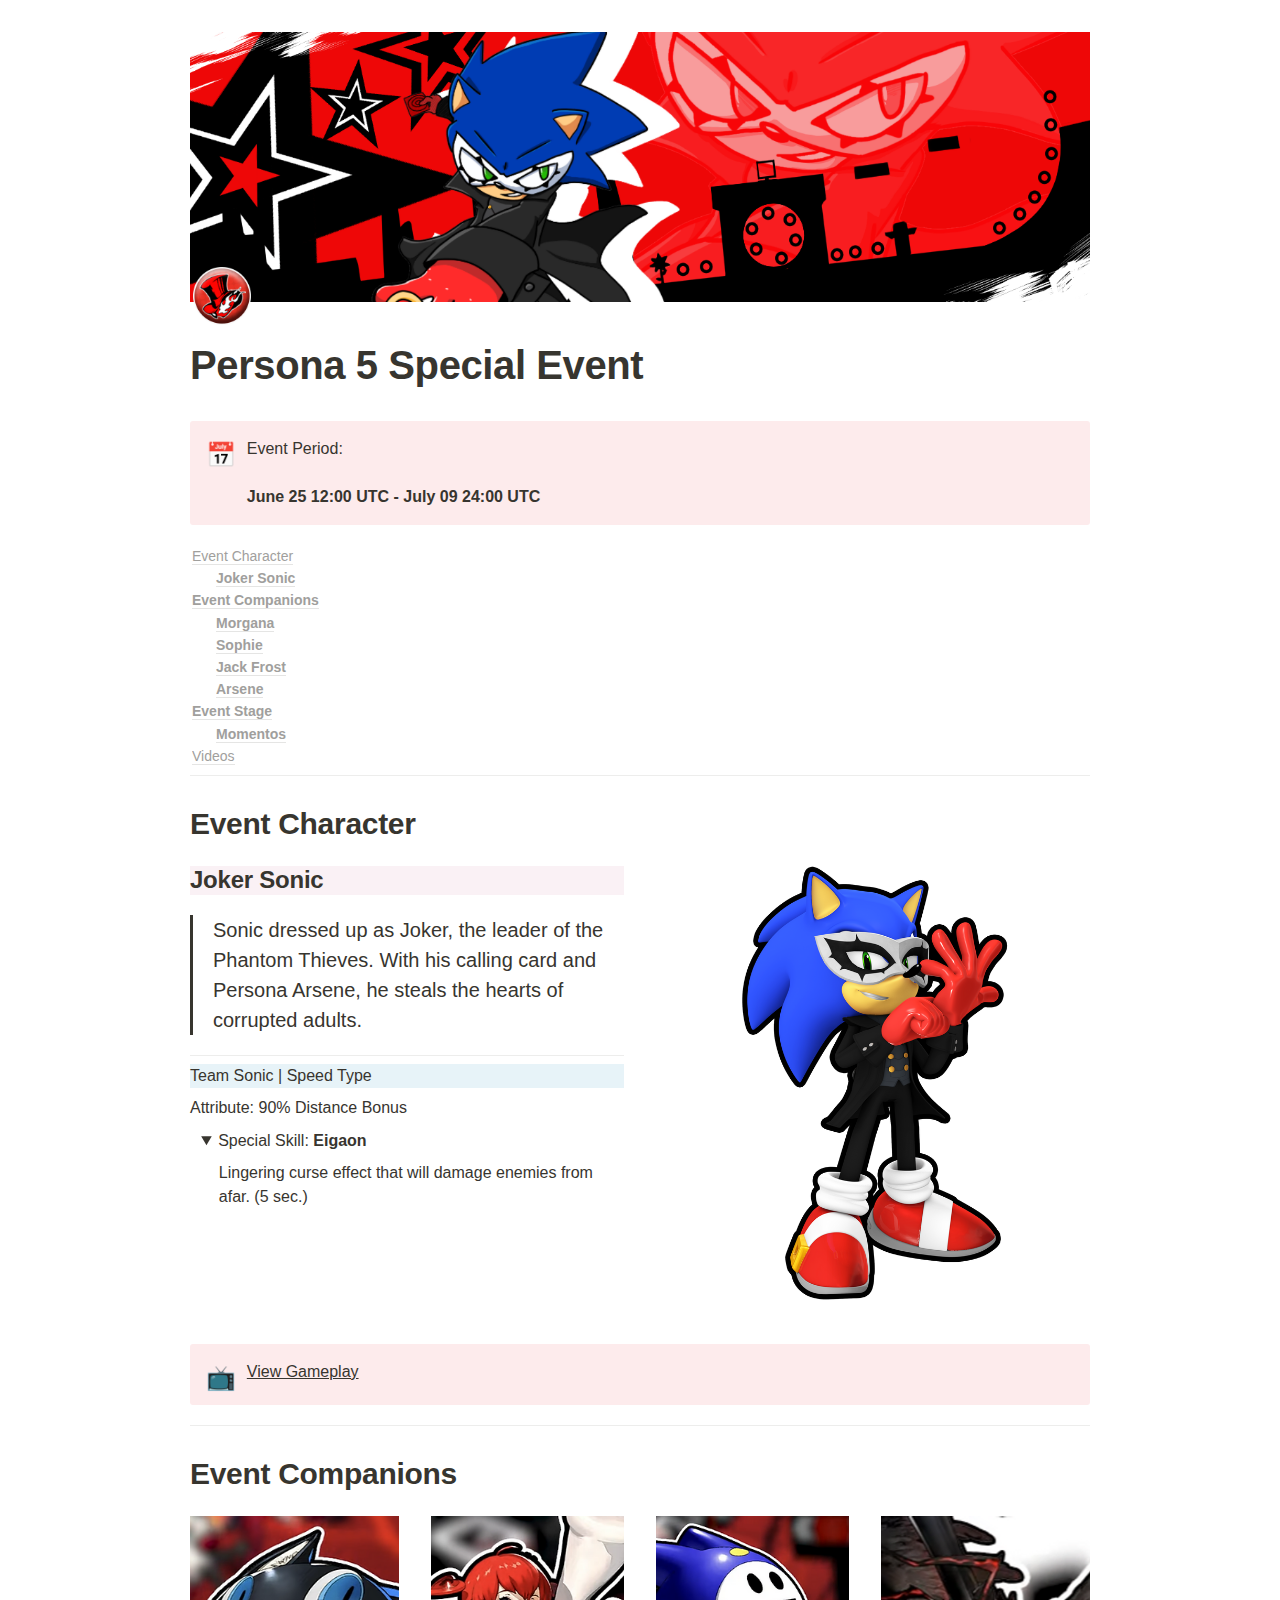
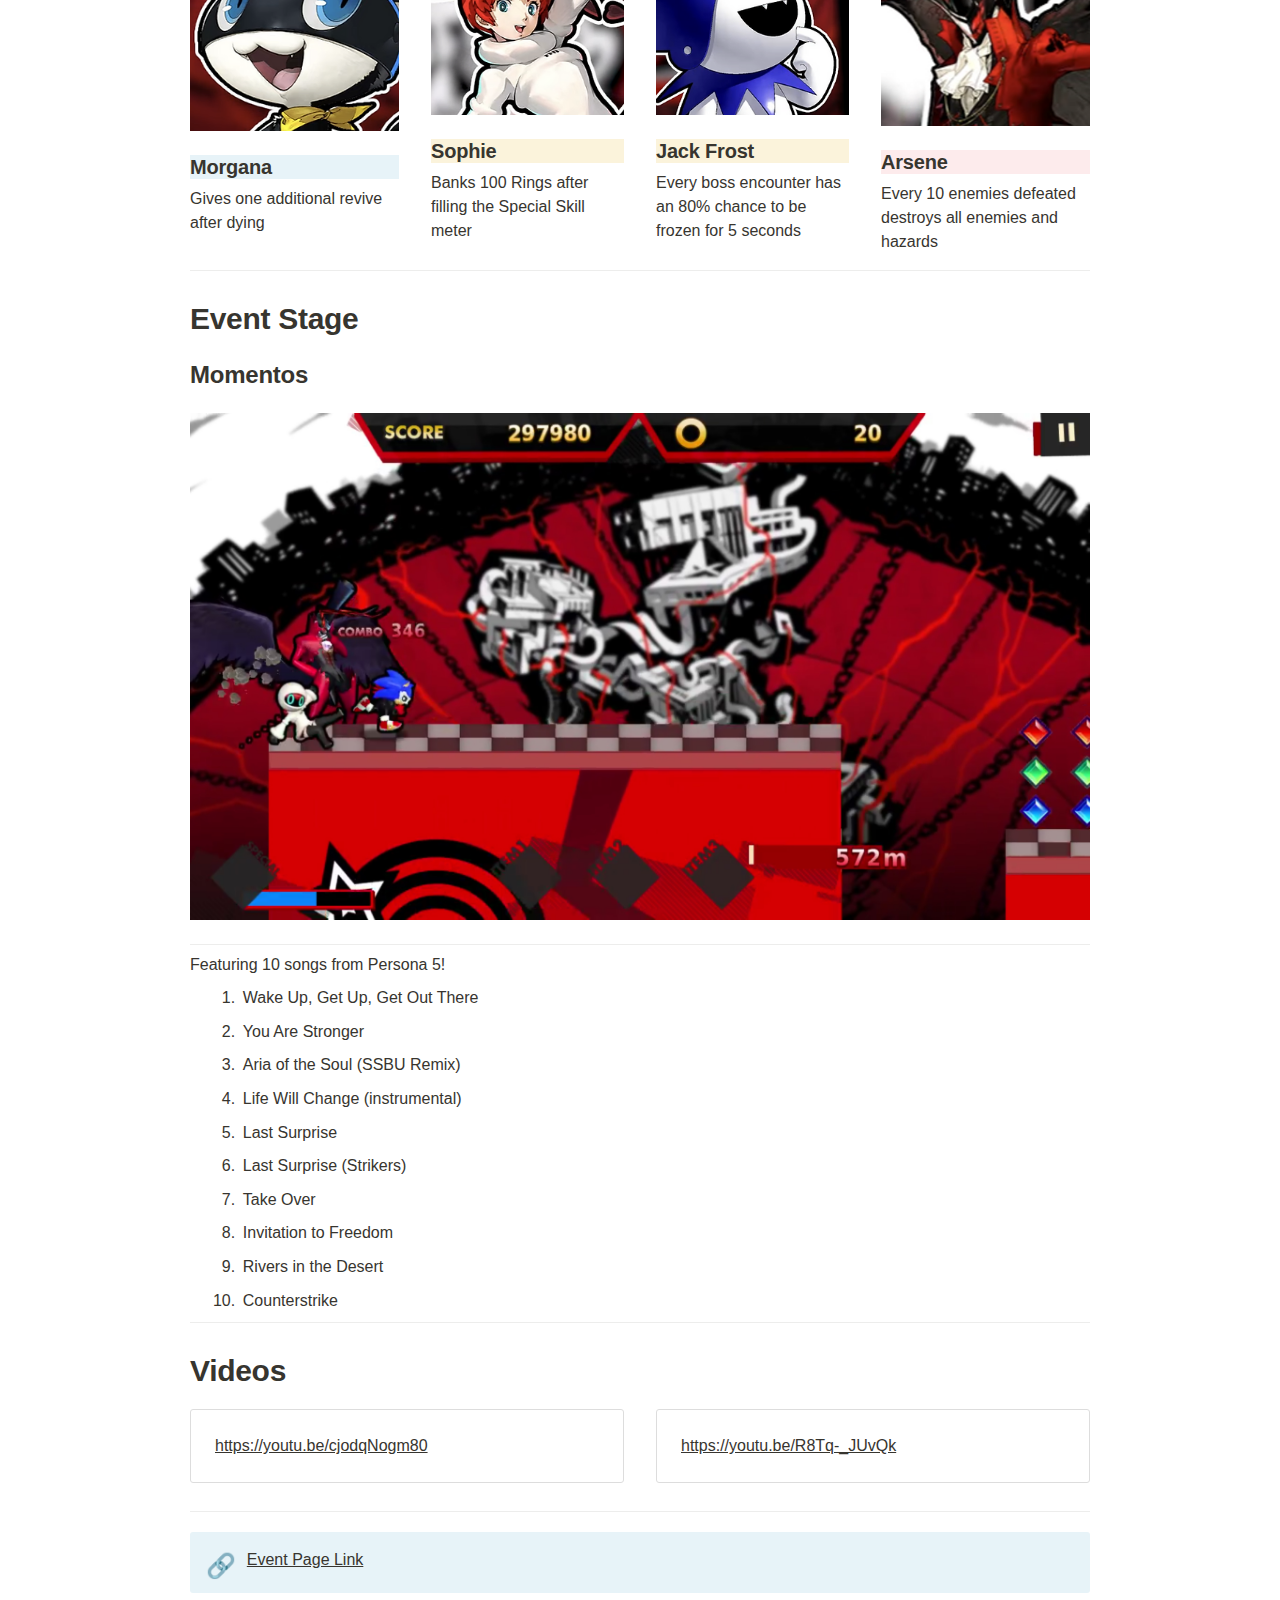
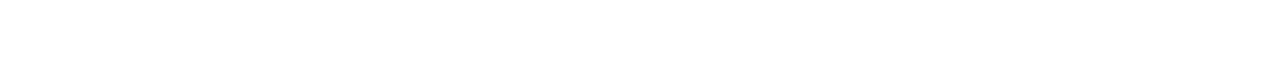
<file: event/persona5/index.html>
<html><head><meta http-equiv="Content-Type" content="text/html; charset=utf-8"/><title>Persona 5 Special Event</title><style>
/* cspell:disable-file */
/* webkit printing magic: print all background colors */
html {
	-webkit-print-color-adjust: exact;
}
* {
	box-sizing: border-box;
	-webkit-print-color-adjust: exact;
}

html,
body {
	margin: 0;
	padding: 0;
}
@media only screen {
	body {
		margin: 2em auto;
		max-width: 900px;
		color: rgb(55, 53, 47);
	}
}

body {
	line-height: 1.5;
	white-space: pre-wrap;
}

a,
a.visited {
	color: inherit;
	text-decoration: underline;
}

.pdf-relative-link-path {
	font-size: 80%;
	color: #444;
}

h1,
h2,
h3 {
	letter-spacing: -0.01em;
	line-height: 1.2;
	font-weight: 600;
	margin-bottom: 0;
}

.page-title {
	font-size: 2.5rem;
	font-weight: 700;
	margin-top: 0;
	margin-bottom: 0.75em;
}

h1 {
	font-size: 1.875rem;
	margin-top: 1.875rem;
}

h2 {
	font-size: 1.5rem;
	margin-top: 1.5rem;
}

h3 {
	font-size: 1.25rem;
	margin-top: 1.25rem;
}

.source {
	border: 1px solid #ddd;
	border-radius: 3px;
	padding: 1.5em;
	word-break: break-all;
}

.callout {
	border-radius: 3px;
	padding: 1rem;
}

figure {
	margin: 1.25em 0;
	page-break-inside: avoid;
}

figcaption {
	opacity: 0.5;
	font-size: 85%;
	margin-top: 0.5em;
}

mark {
	background-color: transparent;
}

.indented {
	padding-left: 1.5em;
}

hr {
	background: transparent;
	display: block;
	width: 100%;
	height: 1px;
	visibility: visible;
	border: none;
	border-bottom: 1px solid rgba(55, 53, 47, 0.09);
}

img {
	max-width: 100%;
}

@media only print {
	img {
		max-height: 100vh;
		object-fit: contain;
	}
}

@page {
	margin: 1in;
}

.collection-content {
	font-size: 0.875rem;
}

.column-list {
	display: flex;
	justify-content: space-between;
}

.column {
	padding: 0 1em;
}

.column:first-child {
	padding-left: 0;
}

.column:last-child {
	padding-right: 0;
}

.table_of_contents-item {
	display: block;
	font-size: 0.875rem;
	line-height: 1.3;
	padding: 0.125rem;
}

.table_of_contents-indent-1 {
	margin-left: 1.5rem;
}

.table_of_contents-indent-2 {
	margin-left: 3rem;
}

.table_of_contents-indent-3 {
	margin-left: 4.5rem;
}

.table_of_contents-link {
	text-decoration: none;
	opacity: 0.7;
	border-bottom: 1px solid rgba(55, 53, 47, 0.18);
}

table,
th,
td {
	border: 1px solid rgba(55, 53, 47, 0.09);
	border-collapse: collapse;
}

table {
	border-left: none;
	border-right: none;
}

th,
td {
	font-weight: normal;
	padding: 0.25em 0.5em;
	line-height: 1.5;
	min-height: 1.5em;
	text-align: left;
}

th {
	color: rgba(55, 53, 47, 0.6);
}

ol,
ul {
	margin: 0;
	margin-block-start: 0.6em;
	margin-block-end: 0.6em;
}

li > ol:first-child,
li > ul:first-child {
	margin-block-start: 0.6em;
}

ul > li {
	list-style: disc;
}

ul.to-do-list {
	padding-inline-start: 0;
}

ul.to-do-list > li {
	list-style: none;
}

.to-do-children-checked {
	text-decoration: line-through;
	opacity: 0.375;
}

ul.toggle > li {
	list-style: none;
}

ul {
	padding-inline-start: 1.7em;
}

ul > li {
	padding-left: 0.1em;
}

ol {
	padding-inline-start: 1.6em;
}

ol > li {
	padding-left: 0.2em;
}

.mono ol {
	padding-inline-start: 2em;
}

.mono ol > li {
	text-indent: -0.4em;
}

.toggle {
	padding-inline-start: 0em;
	list-style-type: none;
}

/* Indent toggle children */
.toggle > li > details {
	padding-left: 1.7em;
}

.toggle > li > details > summary {
	margin-left: -1.1em;
}

.selected-value {
	display: inline-block;
	padding: 0 0.5em;
	background: rgba(206, 205, 202, 0.5);
	border-radius: 3px;
	margin-right: 0.5em;
	margin-top: 0.3em;
	margin-bottom: 0.3em;
	white-space: nowrap;
}

.collection-title {
	display: inline-block;
	margin-right: 1em;
}

.page-description {
    margin-bottom: 2em;
}

.simple-table {
	margin-top: 1em;
	font-size: 0.875rem;
	empty-cells: show;
}
.simple-table td {
	height: 29px;
	min-width: 120px;
}

.simple-table th {
	height: 29px;
	min-width: 120px;
}

.simple-table-header-color {
	background: rgb(247, 246, 243);
	color: black;
}
.simple-table-header {
	font-weight: 500;
}

time {
	opacity: 0.5;
}

.icon {
	display: inline-block;
	max-width: 1.2em;
	max-height: 1.2em;
	text-decoration: none;
	vertical-align: text-bottom;
	margin-right: 0.5em;
}

img.icon {
	border-radius: 3px;
}

.user-icon {
	width: 1.5em;
	height: 1.5em;
	border-radius: 100%;
	margin-right: 0.5rem;
}

.user-icon-inner {
	font-size: 0.8em;
}

.text-icon {
	border: 1px solid #000;
	text-align: center;
}

.page-cover-image {
	display: block;
	object-fit: cover;
	width: 100%;
	max-height: 30vh;
}

.page-header-icon {
	font-size: 3rem;
	margin-bottom: 1rem;
}

.page-header-icon-with-cover {
	margin-top: -0.72em;
	margin-left: 0.07em;
}

.page-header-icon img {
	border-radius: 3px;
}

.link-to-page {
	margin: 1em 0;
	padding: 0;
	border: none;
	font-weight: 500;
}

p > .user {
	opacity: 0.5;
}

td > .user,
td > time {
	white-space: nowrap;
}

input[type="checkbox"] {
	transform: scale(1.5);
	margin-right: 0.6em;
	vertical-align: middle;
}

p {
	margin-top: 0.5em;
	margin-bottom: 0.5em;
}

.image {
	border: none;
	margin: 1.5em 0;
	padding: 0;
	border-radius: 0;
	text-align: center;
}

.code,
code {
	background: rgba(135, 131, 120, 0.15);
	border-radius: 3px;
	padding: 0.2em 0.4em;
	border-radius: 3px;
	font-size: 85%;
	tab-size: 2;
}

code {
	color: #eb5757;
}

.code {
	padding: 1.5em 1em;
}

.code-wrap {
	white-space: pre-wrap;
	word-break: break-all;
}

.code > code {
	background: none;
	padding: 0;
	font-size: 100%;
	color: inherit;
}

blockquote {
	font-size: 1.25em;
	margin: 1em 0;
	padding-left: 1em;
	border-left: 3px solid rgb(55, 53, 47);
}

.bookmark {
	text-decoration: none;
	max-height: 8em;
	padding: 0;
	display: flex;
	width: 100%;
	align-items: stretch;
}

.bookmark-title {
	font-size: 0.85em;
	overflow: hidden;
	text-overflow: ellipsis;
	height: 1.75em;
	white-space: nowrap;
}

.bookmark-text {
	display: flex;
	flex-direction: column;
}

.bookmark-info {
	flex: 4 1 180px;
	padding: 12px 14px 14px;
	display: flex;
	flex-direction: column;
	justify-content: space-between;
}

.bookmark-image {
	width: 33%;
	flex: 1 1 180px;
	display: block;
	position: relative;
	object-fit: cover;
	border-radius: 1px;
}

.bookmark-description {
	color: rgba(55, 53, 47, 0.6);
	font-size: 0.75em;
	overflow: hidden;
	max-height: 4.5em;
	word-break: break-word;
}

.bookmark-href {
	font-size: 0.75em;
	margin-top: 0.25em;
}

.sans { font-family: ui-sans-serif, -apple-system, BlinkMacSystemFont, "Segoe UI", Helvetica, "Apple Color Emoji", Arial, sans-serif, "Segoe UI Emoji", "Segoe UI Symbol"; }
.code { font-family: "SFMono-Regular", Menlo, Consolas, "PT Mono", "Liberation Mono", Courier, monospace; }
.serif { font-family: Lyon-Text, Georgia, ui-serif, serif; }
.mono { font-family: iawriter-mono, Nitti, Menlo, Courier, monospace; }
.pdf .sans { font-family: Inter, ui-sans-serif, -apple-system, BlinkMacSystemFont, "Segoe UI", Helvetica, "Apple Color Emoji", Arial, sans-serif, "Segoe UI Emoji", "Segoe UI Symbol", 'Twemoji', 'Noto Color Emoji', 'Noto Sans CJK JP'; }
.pdf:lang(zh-CN) .sans { font-family: Inter, ui-sans-serif, -apple-system, BlinkMacSystemFont, "Segoe UI", Helvetica, "Apple Color Emoji", Arial, sans-serif, "Segoe UI Emoji", "Segoe UI Symbol", 'Twemoji', 'Noto Color Emoji', 'Noto Sans CJK SC'; }
.pdf:lang(zh-TW) .sans { font-family: Inter, ui-sans-serif, -apple-system, BlinkMacSystemFont, "Segoe UI", Helvetica, "Apple Color Emoji", Arial, sans-serif, "Segoe UI Emoji", "Segoe UI Symbol", 'Twemoji', 'Noto Color Emoji', 'Noto Sans CJK TC'; }
.pdf:lang(ko-KR) .sans { font-family: Inter, ui-sans-serif, -apple-system, BlinkMacSystemFont, "Segoe UI", Helvetica, "Apple Color Emoji", Arial, sans-serif, "Segoe UI Emoji", "Segoe UI Symbol", 'Twemoji', 'Noto Color Emoji', 'Noto Sans CJK KR'; }
.pdf .code { font-family: Source Code Pro, "SFMono-Regular", Menlo, Consolas, "PT Mono", "Liberation Mono", Courier, monospace, 'Twemoji', 'Noto Color Emoji', 'Noto Sans Mono CJK JP'; }
.pdf:lang(zh-CN) .code { font-family: Source Code Pro, "SFMono-Regular", Menlo, Consolas, "PT Mono", "Liberation Mono", Courier, monospace, 'Twemoji', 'Noto Color Emoji', 'Noto Sans Mono CJK SC'; }
.pdf:lang(zh-TW) .code { font-family: Source Code Pro, "SFMono-Regular", Menlo, Consolas, "PT Mono", "Liberation Mono", Courier, monospace, 'Twemoji', 'Noto Color Emoji', 'Noto Sans Mono CJK TC'; }
.pdf:lang(ko-KR) .code { font-family: Source Code Pro, "SFMono-Regular", Menlo, Consolas, "PT Mono", "Liberation Mono", Courier, monospace, 'Twemoji', 'Noto Color Emoji', 'Noto Sans Mono CJK KR'; }
.pdf .serif { font-family: PT Serif, Lyon-Text, Georgia, ui-serif, serif, 'Twemoji', 'Noto Color Emoji', 'Noto Serif CJK JP'; }
.pdf:lang(zh-CN) .serif { font-family: PT Serif, Lyon-Text, Georgia, ui-serif, serif, 'Twemoji', 'Noto Color Emoji', 'Noto Serif CJK SC'; }
.pdf:lang(zh-TW) .serif { font-family: PT Serif, Lyon-Text, Georgia, ui-serif, serif, 'Twemoji', 'Noto Color Emoji', 'Noto Serif CJK TC'; }
.pdf:lang(ko-KR) .serif { font-family: PT Serif, Lyon-Text, Georgia, ui-serif, serif, 'Twemoji', 'Noto Color Emoji', 'Noto Serif CJK KR'; }
.pdf .mono { font-family: PT Mono, iawriter-mono, Nitti, Menlo, Courier, monospace, 'Twemoji', 'Noto Color Emoji', 'Noto Sans Mono CJK JP'; }
.pdf:lang(zh-CN) .mono { font-family: PT Mono, iawriter-mono, Nitti, Menlo, Courier, monospace, 'Twemoji', 'Noto Color Emoji', 'Noto Sans Mono CJK SC'; }
.pdf:lang(zh-TW) .mono { font-family: PT Mono, iawriter-mono, Nitti, Menlo, Courier, monospace, 'Twemoji', 'Noto Color Emoji', 'Noto Sans Mono CJK TC'; }
.pdf:lang(ko-KR) .mono { font-family: PT Mono, iawriter-mono, Nitti, Menlo, Courier, monospace, 'Twemoji', 'Noto Color Emoji', 'Noto Sans Mono CJK KR'; }
.highlight-default {
	color: rgba(55, 53, 47, 1);
}
.highlight-gray {
	color: rgba(120, 119, 116, 1);
	fill: rgba(120, 119, 116, 1);
}
.highlight-brown {
	color: rgba(159, 107, 83, 1);
	fill: rgba(159, 107, 83, 1);
}
.highlight-orange {
	color: rgba(217, 115, 13, 1);
	fill: rgba(217, 115, 13, 1);
}
.highlight-yellow {
	color: rgba(203, 145, 47, 1);
	fill: rgba(203, 145, 47, 1);
}
.highlight-teal {
	color: rgba(68, 131, 97, 1);
	fill: rgba(68, 131, 97, 1);
}
.highlight-blue {
	color: rgba(51, 126, 169, 1);
	fill: rgba(51, 126, 169, 1);
}
.highlight-purple {
	color: rgba(144, 101, 176, 1);
	fill: rgba(144, 101, 176, 1);
}
.highlight-pink {
	color: rgba(193, 76, 138, 1);
	fill: rgba(193, 76, 138, 1);
}
.highlight-red {
	color: rgba(212, 76, 71, 1);
	fill: rgba(212, 76, 71, 1);
}
.highlight-gray_background {
	background: rgba(241, 241, 239, 1);
}
.highlight-brown_background {
	background: rgba(244, 238, 238, 1);
}
.highlight-orange_background {
	background: rgba(251, 236, 221, 1);
}
.highlight-yellow_background {
	background: rgba(251, 243, 219, 1);
}
.highlight-teal_background {
	background: rgba(237, 243, 236, 1);
}
.highlight-blue_background {
	background: rgba(231, 243, 248, 1);
}
.highlight-purple_background {
	background: rgba(244, 240, 247, 0.8);
}
.highlight-pink_background {
	background: rgba(249, 238, 243, 0.8);
}
.highlight-red_background {
	background: rgba(253, 235, 236, 1);
}
.block-color-default {
	color: inherit;
	fill: inherit;
}
.block-color-gray {
	color: rgba(120, 119, 116, 1);
	fill: rgba(120, 119, 116, 1);
}
.block-color-brown {
	color: rgba(159, 107, 83, 1);
	fill: rgba(159, 107, 83, 1);
}
.block-color-orange {
	color: rgba(217, 115, 13, 1);
	fill: rgba(217, 115, 13, 1);
}
.block-color-yellow {
	color: rgba(203, 145, 47, 1);
	fill: rgba(203, 145, 47, 1);
}
.block-color-teal {
	color: rgba(68, 131, 97, 1);
	fill: rgba(68, 131, 97, 1);
}
.block-color-blue {
	color: rgba(51, 126, 169, 1);
	fill: rgba(51, 126, 169, 1);
}
.block-color-purple {
	color: rgba(144, 101, 176, 1);
	fill: rgba(144, 101, 176, 1);
}
.block-color-pink {
	color: rgba(193, 76, 138, 1);
	fill: rgba(193, 76, 138, 1);
}
.block-color-red {
	color: rgba(212, 76, 71, 1);
	fill: rgba(212, 76, 71, 1);
}
.block-color-gray_background {
	background: rgba(241, 241, 239, 1);
}
.block-color-brown_background {
	background: rgba(244, 238, 238, 1);
}
.block-color-orange_background {
	background: rgba(251, 236, 221, 1);
}
.block-color-yellow_background {
	background: rgba(251, 243, 219, 1);
}
.block-color-teal_background {
	background: rgba(237, 243, 236, 1);
}
.block-color-blue_background {
	background: rgba(231, 243, 248, 1);
}
.block-color-purple_background {
	background: rgba(244, 240, 247, 0.8);
}
.block-color-pink_background {
	background: rgba(249, 238, 243, 0.8);
}
.block-color-red_background {
	background: rgba(253, 235, 236, 1);
}
.select-value-color-uiBlue { background-color: rgba(35, 131, 226, .07); }
.select-value-color-pink { background-color: rgba(245, 224, 233, 1); }
.select-value-color-purple { background-color: rgba(232, 222, 238, 1); }
.select-value-color-green { background-color: rgba(219, 237, 219, 1); }
.select-value-color-gray { background-color: rgba(227, 226, 224, 1); }
.select-value-color-translucentGray { background-color: rgba(255, 255, 255, 0.0375); }
.select-value-color-orange { background-color: rgba(250, 222, 201, 1); }
.select-value-color-brown { background-color: rgba(238, 224, 218, 1); }
.select-value-color-red { background-color: rgba(255, 226, 221, 1); }
.select-value-color-yellow { background-color: rgba(253, 236, 200, 1); }
.select-value-color-blue { background-color: rgba(211, 229, 239, 1); }
.select-value-color-pageGlass { background-color: undefined; }
.select-value-color-washGlass { background-color: undefined; }

.checkbox {
	display: inline-flex;
	vertical-align: text-bottom;
	width: 16;
	height: 16;
	background-size: 16px;
	margin-left: 2px;
	margin-right: 5px;
}

.checkbox-on {
	background-image: url("data:image/svg+xml;charset=UTF-8,%3Csvg%20width%3D%2216%22%20height%3D%2216%22%20viewBox%3D%220%200%2016%2016%22%20fill%3D%22none%22%20xmlns%3D%22http%3A%2F%2Fwww.w3.org%2F2000%2Fsvg%22%3E%0A%3Crect%20width%3D%2216%22%20height%3D%2216%22%20fill%3D%22%2358A9D7%22%2F%3E%0A%3Cpath%20d%3D%22M6.71429%2012.2852L14%204.9995L12.7143%203.71436L6.71429%209.71378L3.28571%206.2831L2%207.57092L6.71429%2012.2852Z%22%20fill%3D%22white%22%2F%3E%0A%3C%2Fsvg%3E");
}

.checkbox-off {
	background-image: url("data:image/svg+xml;charset=UTF-8,%3Csvg%20width%3D%2216%22%20height%3D%2216%22%20viewBox%3D%220%200%2016%2016%22%20fill%3D%22none%22%20xmlns%3D%22http%3A%2F%2Fwww.w3.org%2F2000%2Fsvg%22%3E%0A%3Crect%20x%3D%220.75%22%20y%3D%220.75%22%20width%3D%2214.5%22%20height%3D%2214.5%22%20fill%3D%22white%22%20stroke%3D%22%2336352F%22%20stroke-width%3D%221.5%22%2F%3E%0A%3C%2Fsvg%3E");
}
	
</style></head><body><article id="c9342a4e-8ef3-48f9-85ab-9b5bff345744" class="page sans"><header><img class="page-cover-image" src="media/image_2023-12-25_224231723.png" style="object-position:center 16.390000000000004%"/><div class="page-header-icon page-header-icon-with-cover"><img class="icon" src="media/image_2023-12-26_154036183.png"/></div><h1 class="page-title">Persona 5 Special Event</h1><p class="page-description"></p></header><div class="page-body"><figure class="block-color-red_background callout" style="white-space:pre-wrap;display:flex" id="13097116-01af-4cf1-98ae-2f7b45a2ad65"><div style="font-size:1.5em"><span class="icon">📅</span></div><div style="width:100%">Event Period: <br/><br/><strong>June 25 12:00 UTC - July 09 24:00 UTC</strong></div></figure><nav id="495fc8c5-a3bc-439c-ac94-4977193b5f2c" class="block-color-gray table_of_contents"><div class="table_of_contents-item table_of_contents-indent-0"><a class="table_of_contents-link" href="#21ea54ba-5f1d-4222-b56c-161369cf978d">Event Character</a></div><div class="table_of_contents-item table_of_contents-indent-1"><a class="table_of_contents-link" href="#b91e7142-7a75-4d5d-bd99-addf8e314d40"><strong>Joker Sonic</strong></a></div><div class="table_of_contents-item table_of_contents-indent-0"><a class="table_of_contents-link" href="#79c348f3-e0cb-477a-b045-0cf4da300747"><strong>Event Companions</strong></a></div><div class="table_of_contents-item table_of_contents-indent-1"><a class="table_of_contents-link" href="#525153e3-469d-45c9-a6ab-987271d5be98"><strong>Morgana</strong></a></div><div class="table_of_contents-item table_of_contents-indent-1"><a class="table_of_contents-link" href="#34611b8b-1814-4142-8c9e-331c8eac664a"><strong>Sophie</strong></a></div><div class="table_of_contents-item table_of_contents-indent-1"><a class="table_of_contents-link" href="#87a7b794-bb8c-4ab5-9445-c4f85f908263"><strong>Jack Frost</strong></a></div><div class="table_of_contents-item table_of_contents-indent-1"><a class="table_of_contents-link" href="#c68b86f6-97ee-40b3-aff0-cc123f88db25"><strong>Arsene</strong></a></div><div class="table_of_contents-item table_of_contents-indent-0"><a class="table_of_contents-link" href="#9c5aa925-5d29-4a60-a755-046a9d396ad4"><strong>Event Stage</strong></a></div><div class="table_of_contents-item table_of_contents-indent-1"><a class="table_of_contents-link" href="#0274e1cb-1a43-4810-bb98-b6c88bd058be"><strong>Momentos</strong></a></div><div class="table_of_contents-item table_of_contents-indent-0"><a class="table_of_contents-link" href="#6c2633e7-5e44-4c7e-8d02-b12d71d19e85">Videos</a></div></nav><hr id="66837e68-bb8b-4a25-a0ca-558dde4a3539"/><h1 id="21ea54ba-5f1d-4222-b56c-161369cf978d" class="">Event Character</h1><div id="445d959f-441c-4351-b71e-55361438aab9" class="column-list"><div id="0aafb195-1b5d-4131-8027-492609feb9b4" style="width:50%" class="column"><h2 id="b91e7142-7a75-4d5d-bd99-addf8e314d40" class="block-color-pink_background"><strong>Joker Sonic</strong></h2><blockquote id="38d59aca-e012-4b3b-bd8f-a64eafcd9937" class="">Sonic dressed up as Joker, the leader of the Phantom Thieves. With his calling card and Persona Arsene, he steals the hearts of corrupted adults.</blockquote><hr id="931688ab-cdfb-424f-9680-89c6414c6d2d"/><p id="7e090fad-2c7f-4f91-86cb-e17190c8bcff" class="block-color-blue_background">Team Sonic | Speed Type</p><p id="17af0faf-3031-43b0-8b25-ee97d80dd197" class="">Attribute: 90% Distance Bonus</p><ul id="0fd2a02c-fb19-4c63-b260-59525d3febb2" class="toggle"><li><details open=""><summary>Special Skill: <strong>Eigaon</strong> </summary><p id="da9455f1-0920-48d0-bb09-708e3e7ad257" class="">Lingering curse effect that will damage enemies from afar. (5 sec.)</p></details></li></ul></div><div id="e20ff5bb-44e3-46fc-ab4b-fbc455612d4e" style="width:50%" class="column"><figure id="08f5634a-54e0-444c-8374-a8b94ef257fa" class="image"><a href="media/image_2023-12-25_225026065.png"><img style="width:828px" src="media/image_2023-12-25_225026065.png"/></a></figure></div></div><figure class="block-color-red_background callout" style="white-space:pre-wrap;display:flex" id="3260966f-e632-4e0c-8bb9-dc15cc57f45d"><div style="font-size:1.5em"><span class="icon">📺</span></div><div style="width:100%"><a href="https://twitter.com/RunnersReloaded/status/1524917233436196882">View Gameplay</a></div></figure><hr id="9d1c85f4-f2d5-4788-a84c-a63d24168e9f"/><h1 id="79c348f3-e0cb-477a-b045-0cf4da300747" class=""><strong>Event Companions</strong></h1><div id="14ae5e9f-2ba1-4e6d-99bc-687ed5eb05a5" class="column-list"><div id="94bca941-d40f-4731-bff4-29ed5ead0881" style="width:25%" class="column"><figure id="f09901c7-cc0e-4996-895c-da844ae1ebe7" class="image"><a href="media/image_2023-12-25_225513104.png"><img style="width:263px" src="media/image_2023-12-25_225513104.png"/></a></figure><h3 id="525153e3-469d-45c9-a6ab-987271d5be98" class="block-color-blue_background"><strong>Morgana</strong></h3><p id="b3b96abb-d00c-43f2-80bb-b51d184a357f" class="">Gives one additional revive after dying</p></div><div id="4d08ce10-0174-45d3-b8d9-239bffd63099" style="width:25%" class="column"><figure id="aeb49601-b61f-4e9a-902a-5998d72446bf" class="image"><a href="media/image_2023-12-25_225529625.png"><img style="width:263px" src="media/image_2023-12-25_225529625.png"/></a></figure><h3 id="34611b8b-1814-4142-8c9e-331c8eac664a" class="block-color-yellow_background"><strong>Sophie</strong></h3><p id="cdc74911-2b00-4f85-9e2b-c188221d2314" class="">Banks 100 Rings after filling the Special Skill meter</p></div><div id="a6dc4afe-7877-4dc9-8b5d-966cf5523fbb" style="width:25%" class="column"><figure id="1b6b67be-79b1-41be-84e4-f4881a55c18d" class="image"><a href="media/image_2023-12-25_225602927.png"><img style="width:263px" src="media/image_2023-12-25_225602927.png"/></a></figure><h3 id="87a7b794-bb8c-4ab5-9445-c4f85f908263" class="block-color-yellow_background"><strong>Jack Frost</strong></h3><p id="2ee42ed2-0e3d-49fb-aae8-e7524c08a87f" class="">Every boss encounter has an 80% chance to be frozen for 5 seconds</p></div><div id="f55e1e89-3caf-41b7-a95c-fab80013b671" style="width:25%" class="column"><figure id="cb177395-a8ce-47ee-8c4a-b925f079dc07" class="image"><a href="media/image_2023-12-25_225452458.png"><img style="width:252px" src="media/image_2023-12-25_225452458.png"/></a></figure><h3 id="c68b86f6-97ee-40b3-aff0-cc123f88db25" class="block-color-red_background"><strong>Arsene</strong></h3><p id="f0214e2f-3ec6-4f99-b47b-ee3fcdf77342" class="">Every 10 enemies defeated destroys all enemies and hazards</p></div></div><hr id="d5f63b99-1c67-4a5e-944a-07131eca24e4"/><h1 id="9c5aa925-5d29-4a60-a755-046a9d396ad4" class=""><strong>Event Stage</strong></h1><h2 id="0274e1cb-1a43-4810-bb98-b6c88bd058be" class=""><strong>Momentos</strong></h2><figure id="b10a2309-9b9c-4f88-841c-1686d83c2466" class="image"><a href="media/Untitled-2.jpg"><img style="width:1920px" src="media/Untitled-2.jpg"/></a></figure><hr id="bf7a7093-2cc5-44e4-908c-668483a2e492"/><p id="055b217a-4dc2-4648-a5cd-4903d9e012fc" class="">Featuring 10 songs from Persona 5!<div class="indented"><ol type="1" id="8fb485cf-12d5-4d00-a916-9def501bd66f" class="numbered-list" start="1"><li>Wake Up, Get Up, Get Out There</li></ol><ol type="1" id="dc958a65-b7f9-4af4-99a6-8fbf689a6ddd" class="numbered-list" start="2"><li>You Are Stronger</li></ol><ol type="1" id="d6805db6-2d78-4f05-bd7b-2e839000b862" class="numbered-list" start="3"><li>Aria of the Soul (SSBU Remix)</li></ol><ol type="1" id="72346fb0-0c36-4ab3-bf56-940724c59580" class="numbered-list" start="4"><li>Life Will Change (instrumental)</li></ol><ol type="1" id="b461edeb-1b1c-45c0-92b9-ab3c13fc7285" class="numbered-list" start="5"><li>Last Surprise</li></ol><ol type="1" id="76942166-049b-46c3-af1a-c3e6bfa5d2a3" class="numbered-list" start="6"><li>Last Surprise (Strikers)</li></ol><ol type="1" id="4557a52d-82c2-4d43-9090-2ebf17a6e372" class="numbered-list" start="7"><li>Take Over</li></ol><ol type="1" id="02b6e1b8-6b1b-48cc-a485-260e378f00f2" class="numbered-list" start="8"><li>Invitation to Freedom</li></ol><ol type="1" id="59fa48d1-8861-45e3-8960-44a16150566d" class="numbered-list" start="9"><li>Rivers in the Desert</li></ol><ol type="1" id="77d4bc28-6862-4335-bcfc-598bb570ae72" class="numbered-list" start="10"><li>Counterstrike</li></ol></div></p><hr id="b7551059-b7cf-4206-8fc3-1890ebb21ff2"/><h1 id="6c2633e7-5e44-4c7e-8d02-b12d71d19e85" class="">Videos</h1><div id="be2624e6-620d-44ae-81aa-983ac393f3d0" class="column-list"><div id="ef1376bc-d27d-4531-bd1e-2ce4519609a3" style="width:50%" class="column"><figure id="691ae6c8-8fd1-43ca-9e26-505cadfb5092"><div class="source"><a href="https://youtu.be/cjodqNogm80">https://youtu.be/cjodqNogm80</a></div></figure></div><div id="c51cb6c3-9f18-4434-b640-b4a56d2dd516" style="width:50%" class="column"><figure id="34175884-183e-40b2-8323-c6731fe40ad9"><div class="source"><a href="https://youtu.be/R8Tq-_JUvQk">https://youtu.be/R8Tq-_JUvQk</a></div></figure></div></div><hr id="6fda7c7a-4763-4762-af66-c443c194ce76"/><figure class="block-color-blue_background callout" style="white-space:pre-wrap;display:flex" id="ca6e3c81-44b2-4096-bf0e-7fd5383c6da7"><div style="font-size:1.5em"><span class="icon">🔗</span></div><div style="width:100%"><a href="https://reloadedsonic.wixsite.com/event/persona5">Event Page Link</a></div></figure><p id="54504309-51ea-40b2-8f86-4c39ca94dc17" class="">
</p></div></article><span class="sans" style="font-size:14px;padding-top:2em"></span></body></html>
</file>
